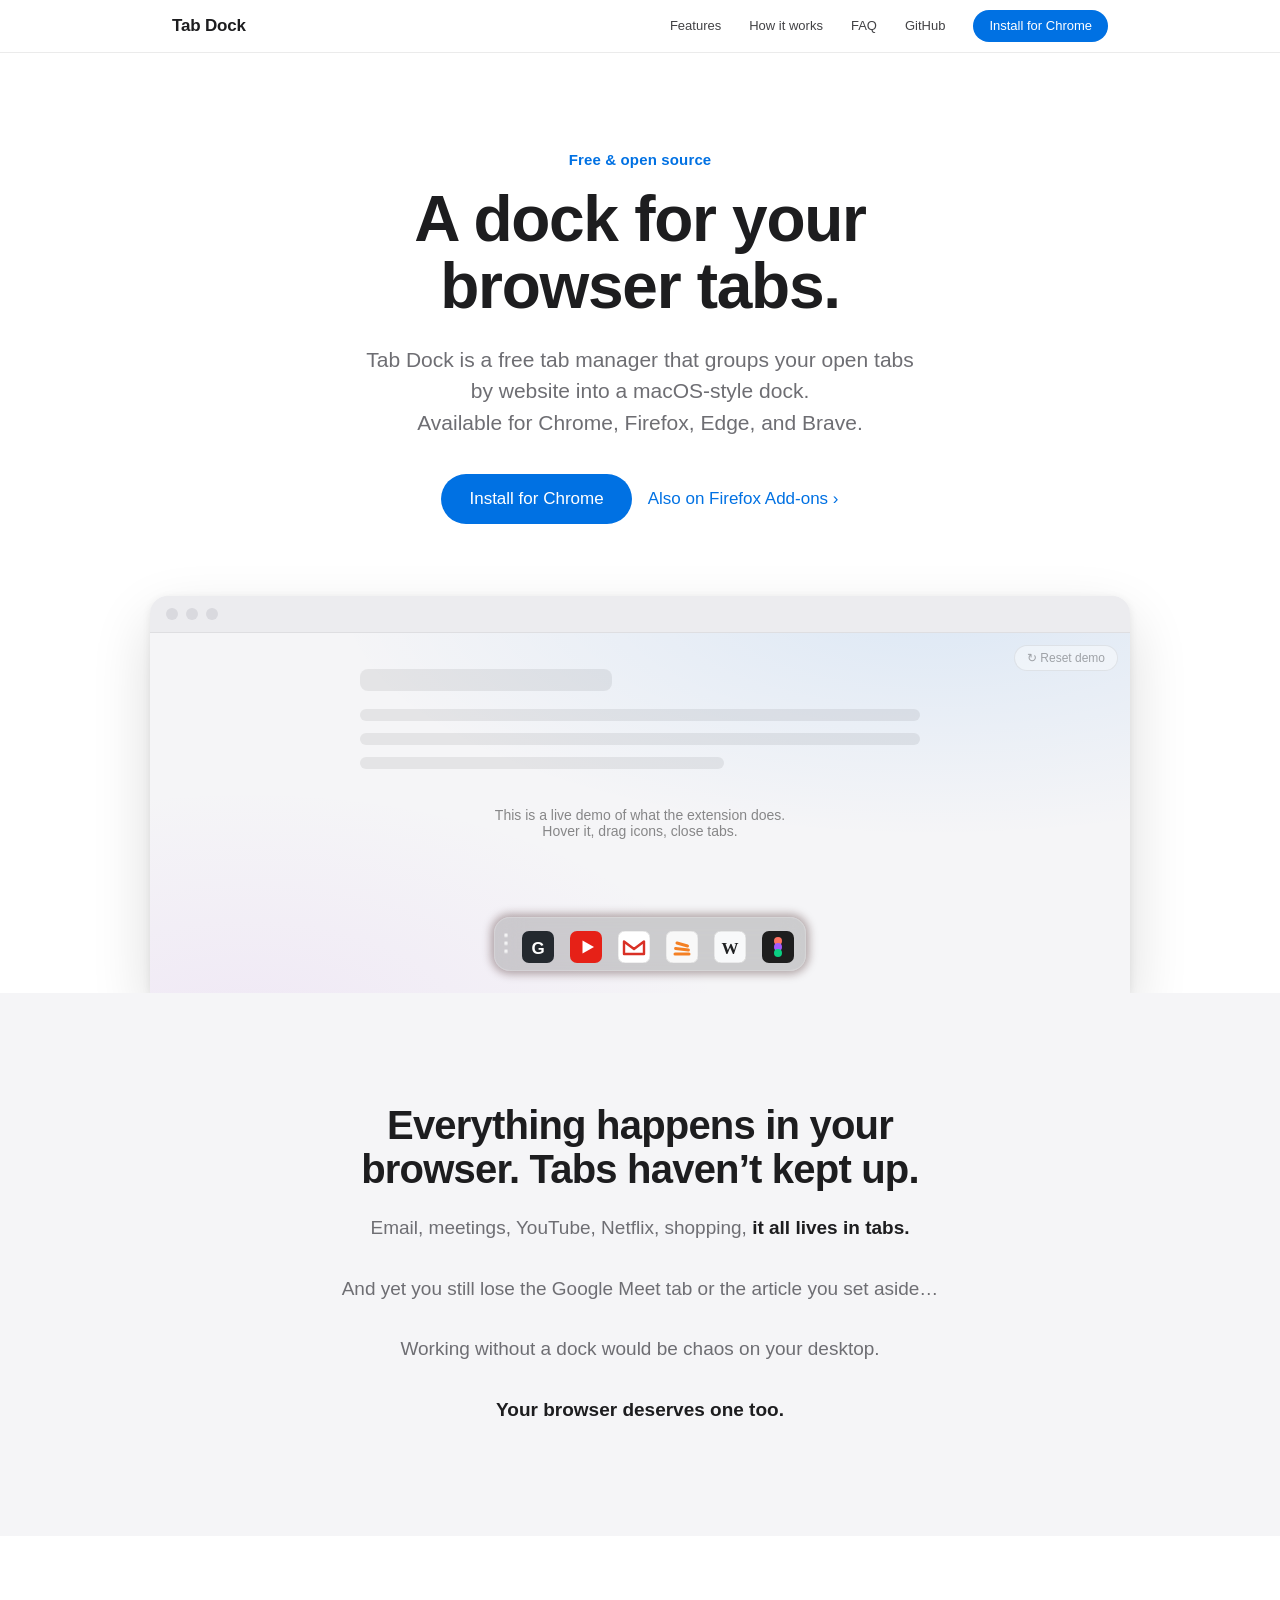
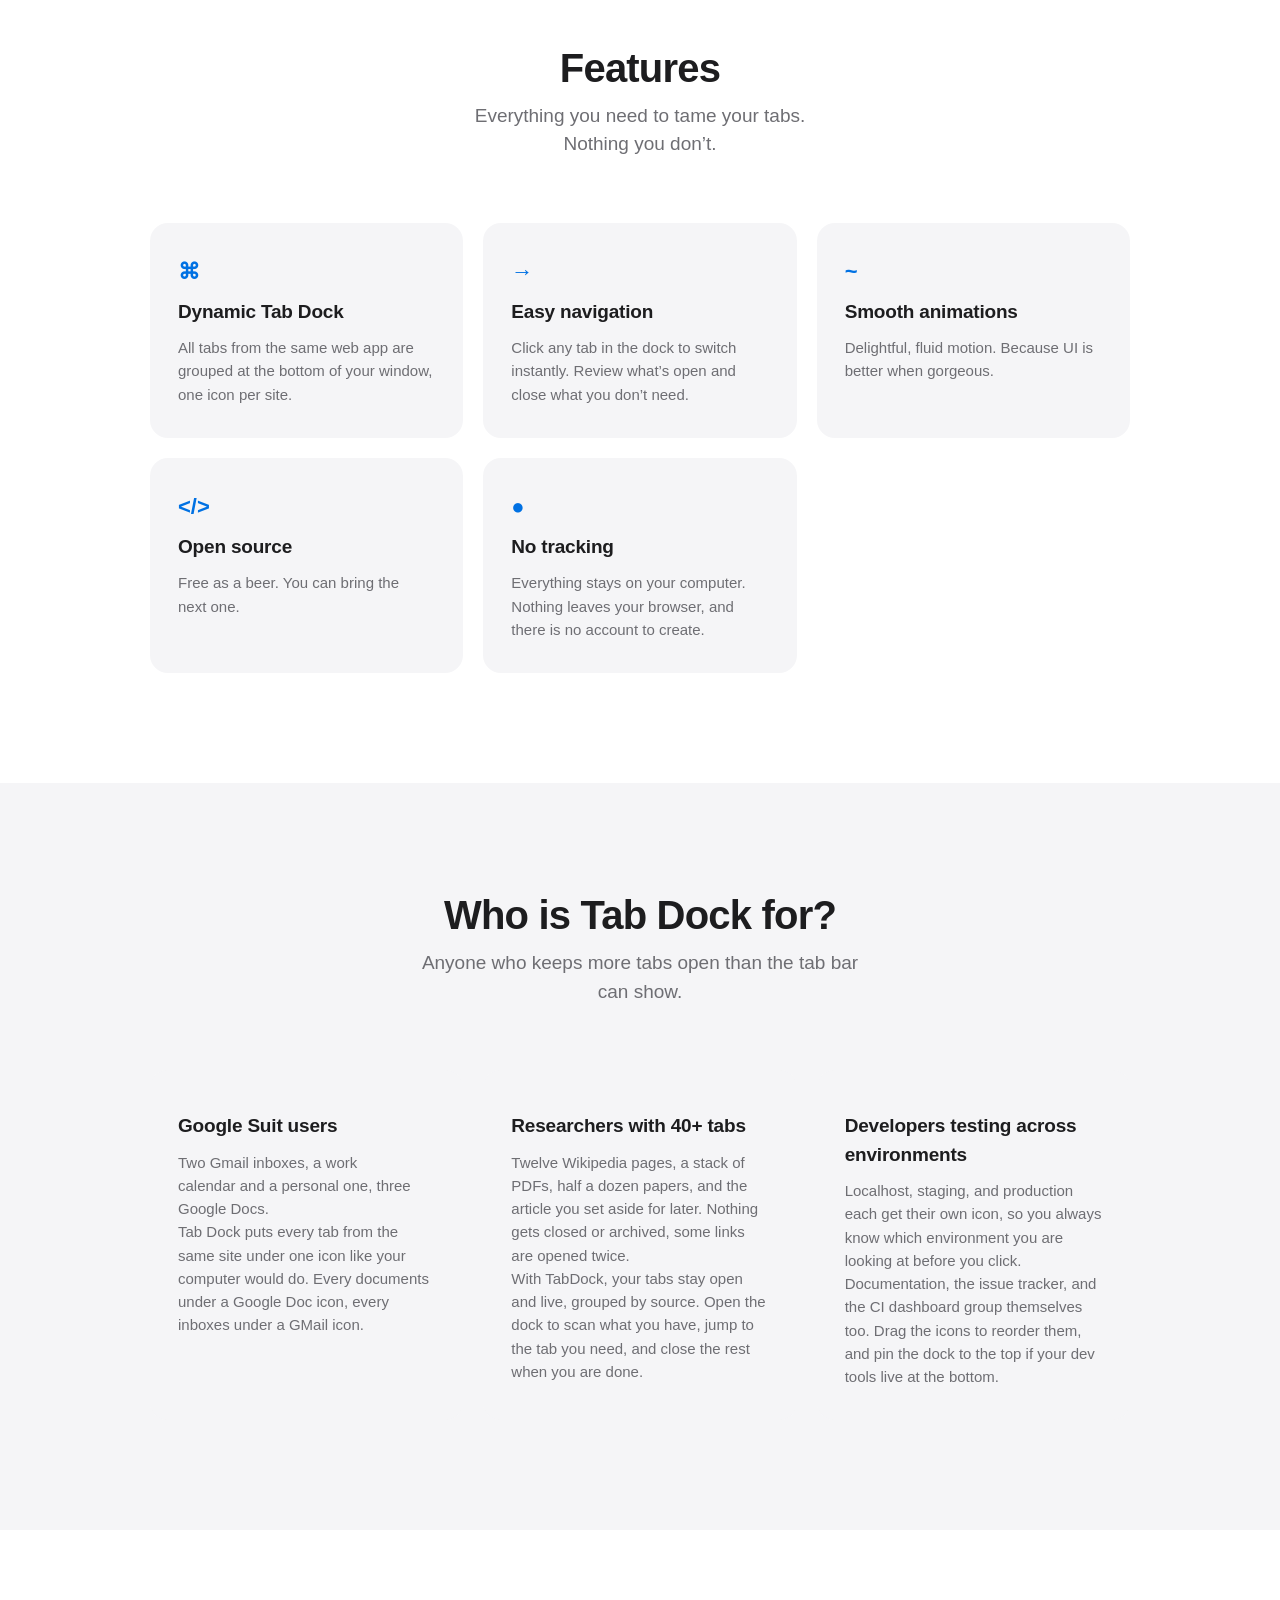
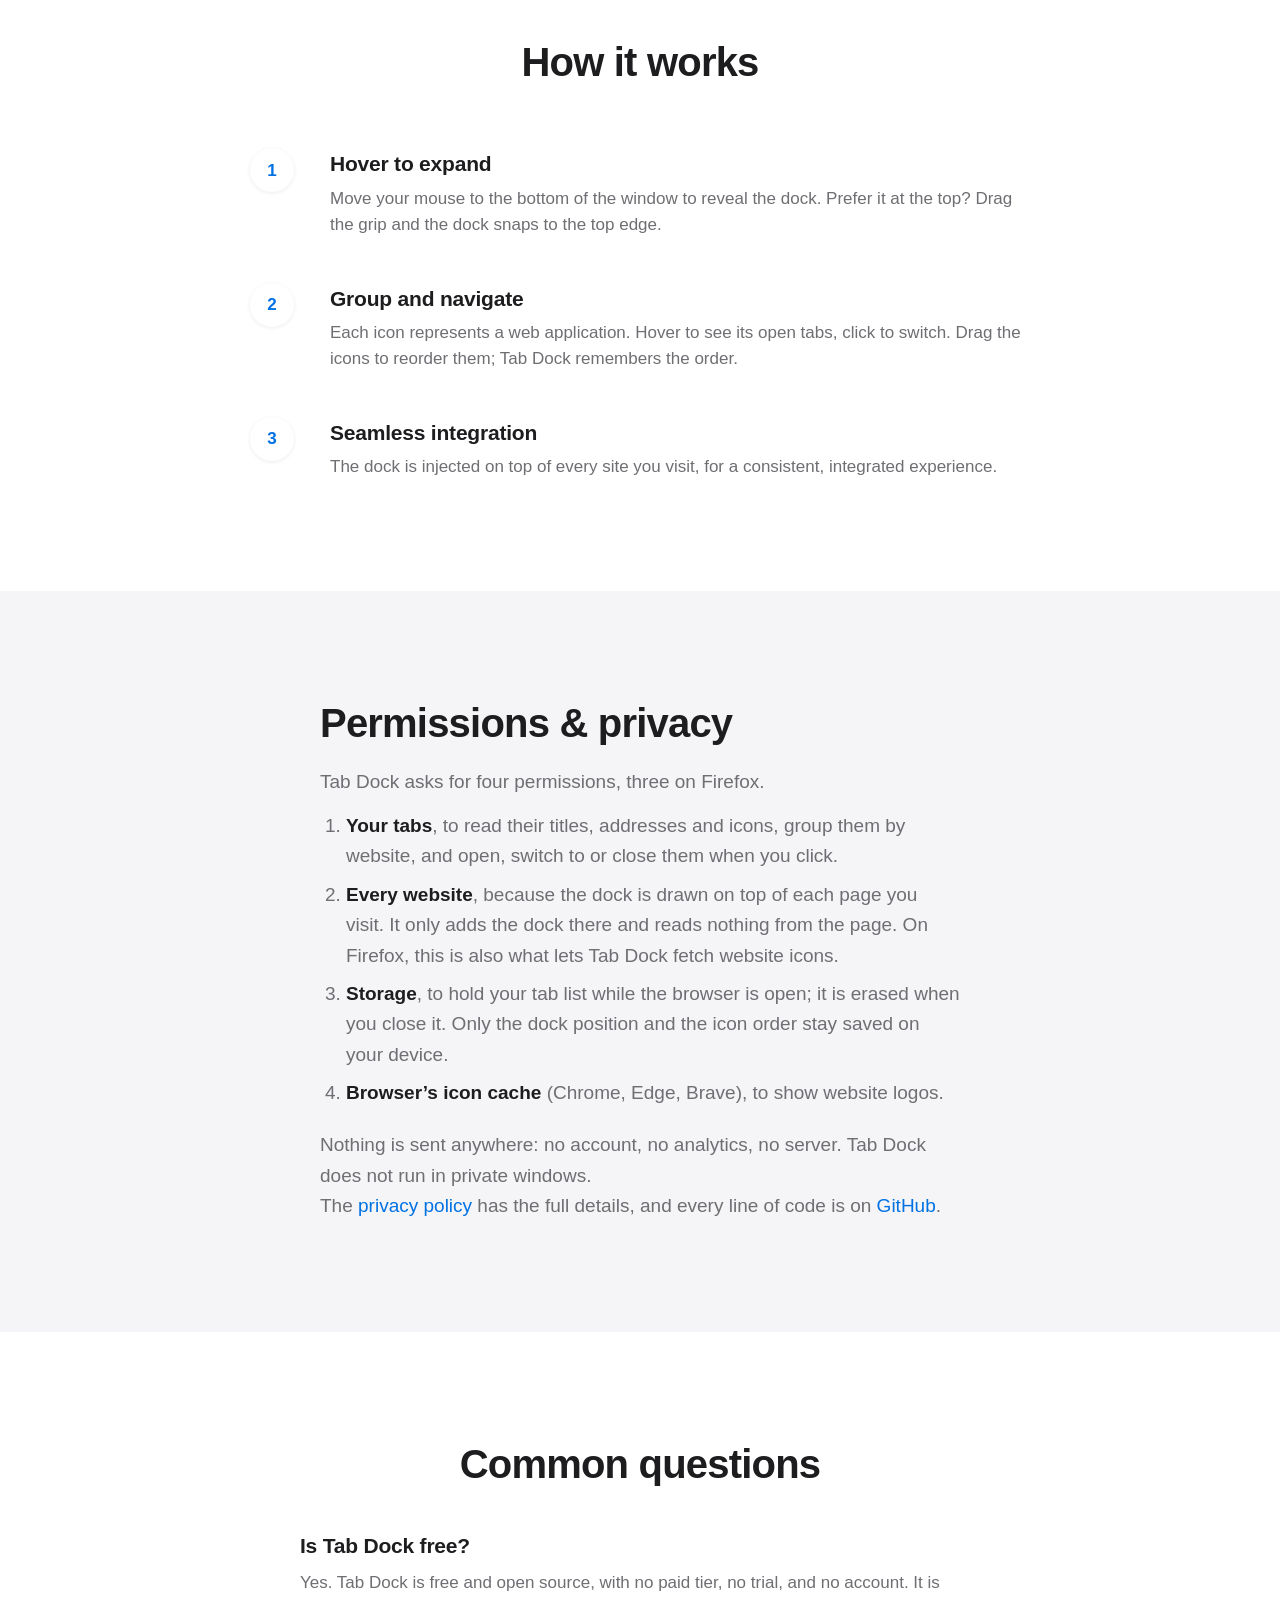
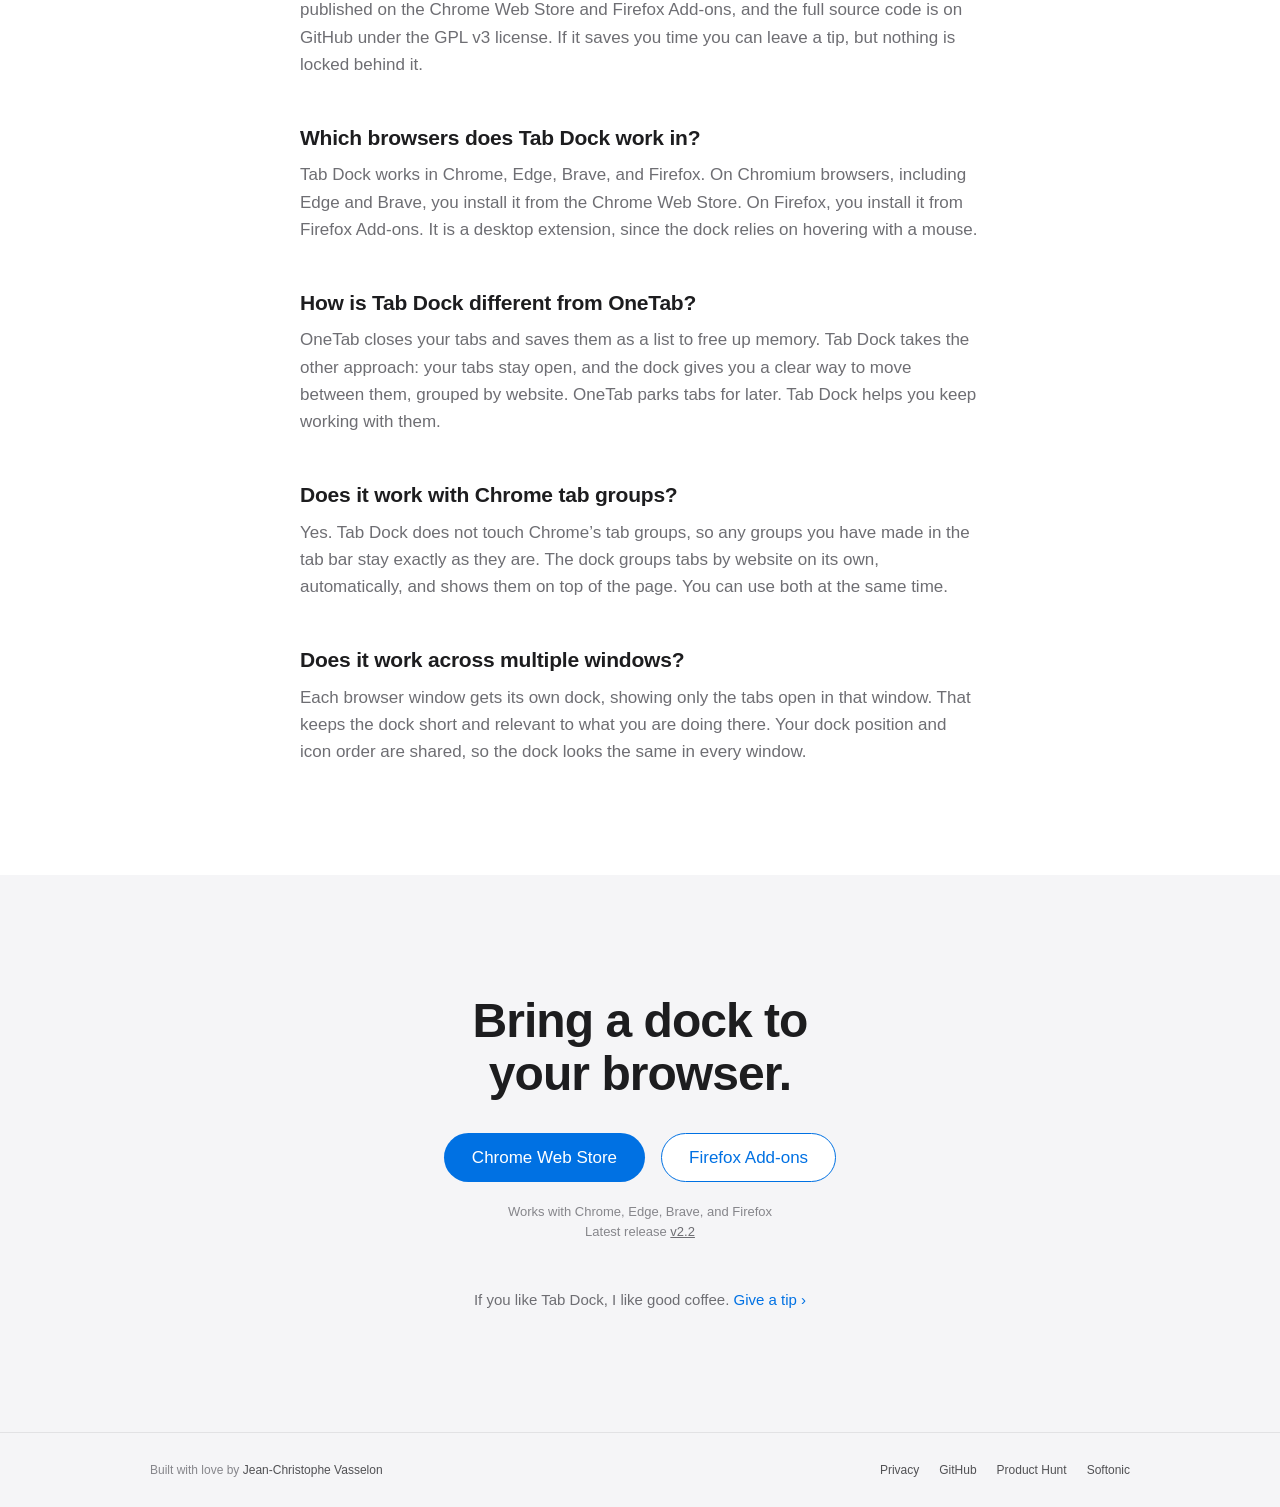
<file: index.html>
<!DOCTYPE html>
<html lang="en">

<head>
    <meta charset="UTF-8">
    <meta name="viewport" content="width=device-width, initial-scale=1.0">
    <title>Tab Dock – Free Tab Manager Extension (Chrome, Firefox, Edge)</title>
    <link rel="canonical" href="https://tabdock.org/">

    <!-- Favicon settings -->
    <link rel="icon" href="favicon.ico" sizes="48x48">
    <link rel="icon" type="image/png" sizes="48x48" href="img/favicon-48x48.png">
    <link rel="icon" type="image/png" sizes="32x32" href="img/favicon-32x32.png">
    <link rel="icon" type="image/png" sizes="16x16" href="img/favicon-16x16.png">
    <link rel="apple-touch-icon" sizes="180x180" href="img/apple-touch-icon.png">
    <link rel="manifest" href="site.webmanifest">

    <!-- Primary Meta Tags -->
    <meta name="title" content="Tab Dock – Free Tab Manager Extension (Chrome, Firefox, Edge)">
    <meta name="description"
        content="Tab Dock is a free, open-source extension that groups your open tabs into a macOS-style dock by website. Works in Chrome, Firefox, Edge &amp; Brave.">
    <meta name="author" content="Jean-Christophe VASSELON">

    <!-- Open Graph / Facebook -->
    <meta property="og:type" content="website">
    <meta property="og:url" content="https://tabdock.org/">
    <meta property="og:title" content="Tab Dock – Free Tab Manager Extension (Chrome, Firefox, Edge)">
    <meta property="og:description"
        content="Tab Dock is a free, open-source extension that groups your open tabs into a macOS-style dock by website. Works in Chrome, Firefox, Edge &amp; Brave.">
    <meta property="og:image" content="https://tabdock.org/img/social-preview.png">

    <!-- Twitter -->
    <meta name="twitter:card" content="summary_large_image">
    <meta name="twitter:url" content="https://tabdock.org/">
    <meta name="twitter:title" content="Tab Dock – Free Tab Manager Extension (Chrome, Firefox, Edge)">
    <meta name="twitter:description"
        content="Tab Dock is a free, open-source extension that groups your open tabs into a macOS-style dock by website. Works in Chrome, Firefox, Edge &amp; Brave.">
    <meta name="twitter:image" content="https://tabdock.org/img/social-preview.png">
    <meta name="twitter:creator" content="@jcvasselon">

    <link rel="stylesheet" href="styles.css">

    <script type="application/ld+json">
    {
      "@context": "https://schema.org",
      "@graph": [
        {
          "@type": "Person",
          "@id": "https://tabdock.org/#author",
          "name": "Jean-Christophe VASSELON",
          "url": "https://www.linkedin.com/in/jvasselon/",
          "sameAs": [
            "https://www.linkedin.com/in/jvasselon/",
            "https://github.com/JC144"
          ]
        },
        {
          "@type": "WebSite",
          "@id": "https://tabdock.org/#website",
          "url": "https://tabdock.org/",
          "name": "Tab Dock",
          "description": "Tab Dock is a free, open-source browser extension that groups your open tabs by website into a macOS-style dock, available for Chrome, Firefox, Edge, and Brave.",
          "publisher": { "@id": "https://tabdock.org/#author" },
          "inLanguage": "en"
        },
        {
          "@type": "WebPage",
          "@id": "https://tabdock.org/#webpage",
          "url": "https://tabdock.org/",
          "name": "Tab Dock – Free Tab Manager Extension (Chrome, Firefox, Edge)",
          "description": "Tab Dock is a free, open-source browser extension that groups your open tabs by website into a macOS-style dock, available for Chrome, Firefox, Edge, and Brave.",
          "isPartOf": { "@id": "https://tabdock.org/#website" },
          "about": { "@id": "https://tabdock.org/#software" },
          "primaryImageOfPage": {
            "@type": "ImageObject",
            "url": "https://tabdock.org/img/social-preview.png"
          },
          "dateModified": "2026-10-02",
          "inLanguage": "en"
        },
        {
          "@type": "SoftwareApplication",
          "@id": "https://tabdock.org/#software",
          "name": "Tab Dock",
          "description": "Tab Dock is a free, open-source browser extension that groups your open tabs by website into a macOS-style dock at the bottom of the window, so you can navigate, find, and close tabs instantly. No tracking, everything stays on your computer.",
          "url": "https://tabdock.org/",
          "image": "https://tabdock.org/img/social-preview.png",
          "applicationCategory": "BrowserApplication",
          "applicationSubCategory": "Tab Manager",
          "operatingSystem": "Chrome, Firefox, Edge, Brave",
          "browserRequirements": "Requires a Chromium-based browser (Chrome, Edge, Brave) or Firefox",
          "author": { "@id": "https://tabdock.org/#author" },
          "creator": { "@id": "https://tabdock.org/#author" },
          "offers": {
            "@type": "Offer",
            "price": "0",
            "priceCurrency": "USD"
          },
          "installUrl": [
            "https://chromewebstore.google.com/detail/tab-dock/oahhjigfompaplkgjcpjccklggmamepc",
            "https://addons.mozilla.org/en-US/firefox/addon/tab-dock/"
          ],
          "downloadUrl": [
            "https://chromewebstore.google.com/detail/tab-dock/oahhjigfompaplkgjcpjccklggmamepc",
            "https://addons.mozilla.org/en-US/firefox/addon/tab-dock/"
          ],
          "sameAs": [
            "https://github.com/JC144/TabDockExtension",
            "https://chromewebstore.google.com/detail/tab-dock/oahhjigfompaplkgjcpjccklggmamepc",
            "https://addons.mozilla.org/en-US/firefox/addon/tab-dock/"
          ],
          "isAccessibleForFree": true
        }
      ]
    }
    </script>
</head>

<body>
    <nav class="nav">
        <div class="nav-inner">
            <a href="/" class="nav-logo">Tab Dock</a>
            <div class="nav-links">
                <a href="#features" class="nav-link">Features</a>
                <a href="#how" class="nav-link">How it works</a>
                <a href="#faq" class="nav-link">FAQ</a>
                <a href="https://github.com/JC144/TabDockExtension" class="nav-link" target="_blank"
                    rel="noopener">GitHub</a>
                <a id="installButton_header" class="btn-primary btn-nav"
                    href="https://chromewebstore.google.com/detail/tab-dock/oahhjigfompaplkgjcpjccklggmamepc"
                    target="_blank" rel="noopener">Get Tab Dock</a>
            </div>
        </div>
    </nav>

    <header class="hero">
        <p class="hero-eyebrow">Free &amp; open source</p>
        <h1>A dock for your browser tabs.</h1>
        <p class="hero-subtitle">Tab Dock is a free tab manager that groups your open tabs by website into a
            macOS-style dock.
            <br/>Available for Chrome, Firefox, Edge, and Brave.</p>
        <div class="hero-actions">
            <a id="installButton_bottom" class="btn-primary"
                href="https://chromewebstore.google.com/detail/tab-dock/oahhjigfompaplkgjcpjccklggmamepc"
                target="_blank" rel="noopener">Get Tab Dock</a>
            <a id="storeLink_hero" class="text-link" href="https://addons.mozilla.org/en-US/firefox/addon/tab-dock/"
                target="_blank" rel="noopener">Firefox Add-ons &rsaquo;</a>
        </div>
        <div class="browser-frame">
            <div class="browser-bar">
                <span class="browser-dot"></span>
                <span class="browser-dot"></span>
                <span class="browser-dot"></span>
            </div>
            <iframe class="demo-frame" src="demo/index.html" title="Interactive Tab Dock demo"
                loading="eager"></iframe>
            <video class="demo-fallback" loop muted playsinline preload="none" width="800" height="240">
                <source src="img/Dock.webm" type="video/webm">
                <source src="img/Dock.mp4" type="video/mp4">
            </video>
        </div>
    </header>

    <main>
        <section id="overview" class="section section-alt narrative">
            <div class="narrative-inner">
                <h2>Everything happens in your browser. Tabs haven&rsquo;t kept up.</h2>
                <p>Email, meetings, YouTube, Netflix, shopping, <strong>it all lives in tabs.</strong>
                    <br/><br/>
                    And yet you still lose the Google&nbsp;Meet tab or the article you set aside…
                    <br/><br/>
                    Working without a dock would be chaos on your desktop.
                    <br/><br/>
                    <strong>Your browser deserves one too.</strong></p>
            </div>
        </section>

        <section id="features" class="section">
            <div class="section-inner">
                <h2>Features</h2>
                <p class="section-subtitle">Everything you need to tame your tabs.
                    <br/>
                    Nothing you don&rsquo;t.</p>
                <div class="feature-grid">
                    <div class="feature-card">
                        <div class="feature-glyph">&#8984;</div>
                        <h3>Dynamic Tab Dock</h3>
                        <p>All tabs from the same web app are grouped at the bottom of your window, one icon per site.
                        </p>
                    </div>
                    <div class="feature-card">
                        <div class="feature-glyph">&rarr;</div>
                        <h3>Easy navigation</h3>
                        <p>Click any tab in the dock to switch instantly. Review what&rsquo;s open and close what you
                            don&rsquo;t need.</p>
                    </div>
                    <div class="feature-card">
                        <div class="feature-glyph">~</div>
                        <h3>Smooth animations</h3>
                        <p>Delightful, fluid motion. Because UI is better when gorgeous.</p>
                    </div>
                    <div class="feature-card">
                        <div class="feature-glyph">&lt;/&gt;</div>
                        <h3>Open source</h3>
                        <p>Free as a beer. You can bring the next one.</p>
                    </div>
                    <div class="feature-card">
                        <div class="feature-glyph">&#9679;</div>
                        <h3>No tracking</h3>
                        <p>Everything stays on your computer. Nothing leaves your browser, and there is no account to
                            create.</p>
                    </div>
                </div>
            </div>
        </section>

        <section id="use-cases" class="section section-alt">
            <div class="section-inner">
                <h2>Who is Tab Dock for?</h2>
                <p class="section-subtitle">Anyone who keeps more tabs open than the tab bar can show.</p>
                <div class="feature-grid">
                    <div class="feature-card">
                        <h3>Google Suit users</h3>
                        <p>Two Gmail inboxes, a work calendar and a personal one, three Google Docs.<br/>
                            Tab Dock puts
                            every tab from the same site under one icon like your computer would do. Every documents under a Google Doc icon, every inboxes under a GMail icon.</p>
                    </div>
                    <div class="feature-card">
                        <h3>Researchers with 40+ tabs</h3>
                        <p>Twelve Wikipedia pages, a stack of PDFs, half a dozen papers, and the article you set aside
                            for later. Nothing gets closed or archived, some links are opened twice.<br/>
                            With TabDock, your tabs stay open and live, grouped by
                            source. Open the dock to scan what you have, jump to the tab you need, and close the rest
                            when you are done.</p>
                    </div>
                    <div class="feature-card">
                        <h3>Developers testing across environments</h3>
                        <p>Localhost, staging, and production each get their own icon, so you always know which
                            environment you are looking at before you click. Documentation, the issue tracker, and
                            the CI dashboard group themselves too. Drag the icons to reorder them, and pin the dock
                            to the top if your dev tools live at the bottom.</p>
                    </div>
                </div>
            </div>
        </section>

        <section id="how" class="section">
            <div class="steps-inner">
                <h2>How it works</h2>
                <div class="steps">
                    <div class="step">
                        <div class="step-number">1</div>
                        <div class="step-body">
                            <h3>Hover to expand</h3>
                            <p>Move your mouse to the bottom of the window to reveal the dock. Prefer it at the top?
                                Drag the grip and the dock snaps to the top edge.</p>
                        </div>
                    </div>
                    <div class="step">
                        <div class="step-number">2</div>
                        <div class="step-body">
                            <h3>Group and navigate</h3>
                            <p>Each icon represents a web application. Hover to see its open tabs, click to switch.
                                Drag the icons to reorder them; Tab Dock remembers the order.</p>
                        </div>
                    </div>
                    <div class="step">
                        <div class="step-number">3</div>
                        <div class="step-body">
                            <h3>Seamless integration</h3>
                            <p>The dock is injected on top of every site you visit, for a consistent, integrated experience.
                            </p>
                        </div>
                    </div>
                </div>
            </div>
        </section>

        <section id="privacy" class="section section-alt narrative">
            <div class="narrative-inner narrative-left">
                <h2>Permissions &amp; privacy</h2>
                <p>Tab Dock asks for four permissions, three on Firefox.</p>
                <ol>
                    <li><strong>Your tabs</strong>, to read their titles, addresses and icons, group them by website, and open, switch to or close them when you click.</li>
                    <li><strong>Every website</strong>, because the dock is drawn on top of each page you visit. It only adds the dock there and reads nothing from the page. On Firefox, this is also what lets Tab Dock fetch website icons.</li>
                    <li><strong>Storage</strong>, to hold your tab list while the browser is open; it is erased when you close it. Only the dock position and the icon order stay saved on your device.</li>
                    <li><strong>Browser&rsquo;s icon cache</strong> (Chrome, Edge, Brave), to show website logos.</li>
                </ol>
                <p>Nothing is sent anywhere: no account, no analytics, no server. Tab Dock does not run in
                    private windows.<br/>
                The <a href="/privacy">privacy policy</a> has the full details, and every line of code is on
                    <a href="https://github.com/JC144/TabDockExtension" target="_blank" rel="noopener">GitHub</a>.</p>
            </div>
        </section>

        <section id="faq" class="section">
            <div class="qa-inner">
                <h2>Common questions</h2>

                <h3>Is Tab Dock free?</h3>
                <p>Yes. Tab Dock is free and open source, with no paid tier, no trial, and no account. It is
                    published on the Chrome Web Store and Firefox Add-ons, and the full source code is on GitHub
                    under the GPL&nbsp;v3 license. If it saves you time you can leave a tip, but nothing is locked
                    behind it.</p>

                <h3>Which browsers does Tab Dock work in?</h3>
                <p>Tab Dock works in Chrome, Edge, Brave, and Firefox. On Chromium browsers, including Edge and
                    Brave, you install it from the Chrome Web Store. On Firefox, you install it from Firefox
                    Add-ons. It is a desktop extension, since the dock relies on hovering with a mouse.</p>

                <h3>How is Tab Dock different from OneTab?</h3>
                <p>OneTab closes your tabs and saves them as a list to free up memory. Tab Dock takes the other
                    approach: your tabs stay open, and the dock gives you a clear way to move between them, grouped
                    by website. OneTab parks tabs for later. Tab Dock helps you keep working with them.</p>

                <h3>Does it work with Chrome tab groups?</h3>
                <p>Yes. Tab Dock does not touch Chrome&rsquo;s tab groups, so any groups you have made in the tab
                    bar stay exactly as they are. The dock groups tabs by website on its own, automatically, and
                    shows them on top of the page. You can use both at the same time.</p>

                <h3>Does it work across multiple windows?</h3>
                <p>Each browser window gets its own dock, showing only the tabs open in that window. That keeps the
                    dock short and relevant to what you are doing there. Your dock position and icon order are
                    shared, so the dock looks the same in every window.</p>
            </div>
        </section>

        <section id="get-started" class="section section-alt cta">
            <h2>Bring a dock to your browser.</h2>
            <div class="cta-actions">
                <a id="storeButton_primary" class="btn-primary"
                    href="https://chromewebstore.google.com/detail/tab-dock/oahhjigfompaplkgjcpjccklggmamepc"
                    target="_blank" rel="noopener">Chrome Web Store</a>
                <a id="storeButton_secondary" class="btn-secondary"
                    href="https://addons.mozilla.org/en-US/firefox/addon/tab-dock/"
                    target="_blank" rel="noopener">Firefox Add-ons</a>
            </div>
            <p class="fine-print" id="version-info">Works with Chrome, Edge, Brave, and Firefox<br/>Latest release
                <a href="https://github.com/JC144/TabDockExtension/releases" target="_blank" rel="noopener">v2.2</a>
            </p>
            <p class="tip-line">If you like Tab Dock, I like good coffee. <a
                    href="https://www.paypal.com/donate/?hosted_button_id=XC7MKUJ7V94QY" target="_blank"
                    rel="noopener">Give a tip &rsaquo;</a></p>
        </section>
    </main>

    <footer class="footer">
        <div class="footer-inner">
            <span>Built with love by <a href="https://www.linkedin.com/in/jvasselon/" target="_blank"
                    rel="noopener">Jean-Christophe Vasselon</a></span>
            <div class="footer-links">
                <a href="/privacy">Privacy</a>
                <a href="https://github.com/JC144/TabDockExtension" target="_blank" rel="noopener">GitHub</a>
                <a href="https://www.producthunt.com/products/tab-dock" target="_blank" rel="noopener">Product Hunt</a>
                <a href="https://tab-dock.en.softonic.com/chrome/extension" target="_blank"
                    rel="noopener">Softonic</a>
            </div>
        </div>
    </footer>

    <script>
        document.addEventListener('DOMContentLoaded', function () {
            const installButton1 = document.getElementById('installButton_header');
            const installButton2 = document.getElementById('installButton_bottom');

            // The demo video only shows where the interactive demo is hidden
            // (small/touch screens, cf. the .demo-fallback media query); play it
            // there only so desktop never downloads it.
            const fallbackVideo = document.querySelector('.demo-fallback');
            const wantsFallback = window.matchMedia('(max-width: 720px), (hover: none)');
            function syncFallbackVideo() {
                if (wantsFallback.matches) {
                    fallbackVideo.play().catch(function () { });
                } else {
                    fallbackVideo.pause();
                }
            }
            syncFallbackVideo();
            wantsFallback.addEventListener('change', syncFallbackVideo);

            function getBrowser() {
                const userAgent = navigator.userAgent;
                if (userAgent.includes("Firefox")) return "Firefox";
                if (userAgent.includes("Edg")) return "Edge";
                if (userAgent.includes("Chrome")) {
                    if (userAgent.includes("Brave")) return "Brave";
                    return "Chrome";
                }
                return "Unsupported";
            }

            function getStoreURL(browser) {
                switch (browser) {
                    case "Firefox":
                        return "https://addons.mozilla.org/en-US/firefox/addon/tab-dock/";
                    case "Chrome":
                    case "Brave":
                    case "Edge":
                        return "https://chromewebstore.google.com/detail/tab-dock/oahhjigfompaplkgjcpjccklggmamepc";
                    default:
                        return "#";
                }
            }

            function setInstallButton(browser, storeURL, link) {
                if (browser === "Unsupported") {
                    return; // keep the default crawlable Chrome Web Store link
                }
                link.textContent = `Install for ${browser}`;
                link.href = storeURL;
            }

            const stores = {
                Chrome: {
                    label: "Chrome Web Store",
                    url: "https://chromewebstore.google.com/detail/tab-dock/oahhjigfompaplkgjcpjccklggmamepc"
                },
                Firefox: {
                    label: "Firefox Add-ons",
                    url: "https://addons.mozilla.org/en-US/firefox/addon/tab-dock/"
                }
            };

            function setStoreLinks(browser) {
                if (browser === "Unsupported") {
                    return; // keep the default crawlable links
                }
                const currentStore = browser === "Firefox" ? stores.Firefox : stores.Chrome;
                const otherStore = browser === "Firefox" ? stores.Chrome : stores.Firefox;

                const heroLink = document.getElementById('storeLink_hero');
                heroLink.href = otherStore.url;
                heroLink.textContent = `Also on ${otherStore.label} ›`;

                const ctaPrimary = document.getElementById('storeButton_primary');
                ctaPrimary.href = currentStore.url;
                ctaPrimary.textContent = currentStore.label;

                const ctaSecondary = document.getElementById('storeButton_secondary');
                ctaSecondary.href = otherStore.url;
                ctaSecondary.textContent = otherStore.label;
            }

            const browser = getBrowser();
            const storeURL = getStoreURL(browser);
            setInstallButton(browser, storeURL, installButton1);
            setInstallButton(browser, storeURL, installButton2);
            setStoreLinks(browser);

            fetch('https://api.github.com/repos/JC144/TabDockExtension/releases/latest')
                .then(response => response.ok ? response.json() : Promise.reject())
                .then(release => {
                    const link = document.querySelector('#version-info a');
                    const date = new Date(release.published_at)
                        .toLocaleDateString('en-US', { year: 'numeric', month: 'long' });
                    link.textContent = `${release.tag_name} · ${date}`;
                })
                .catch(() => { /* keep the static baseline */ });
        });
    </script>
</body>

</html>
</file>
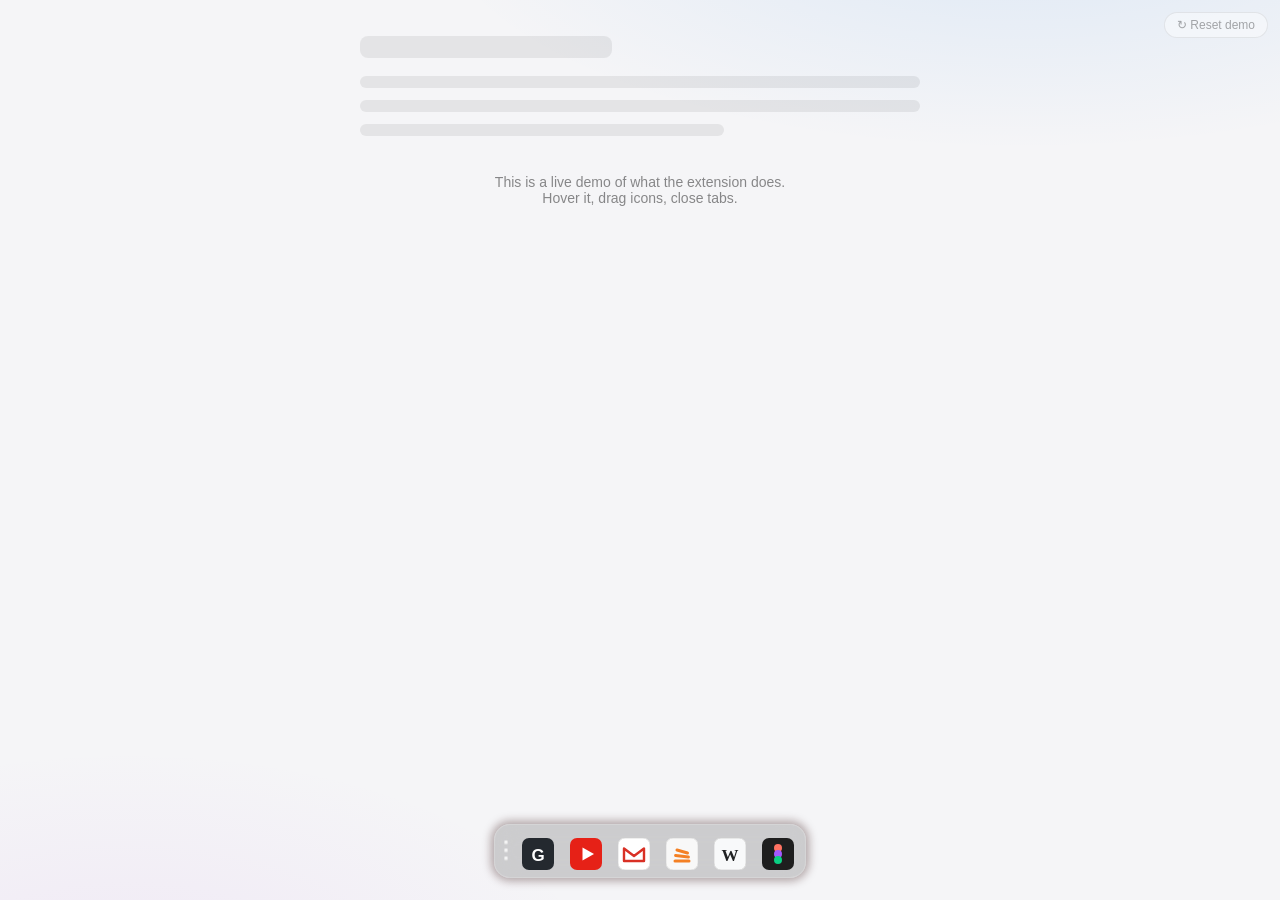
<file: demo/index.html>
<!DOCTYPE html>
<html lang="en">

<head>
    <meta charset="utf-8">
    <meta name="viewport" content="width=device-width, initial-scale=1">
    <meta name="robots" content="noindex">
    <title>Tab Dock interactive demo</title>
    <!-- Light-DOM rules for #dock / #dock-trash: in the extension this sheet is
         injected by the manifest; here the <link> plays that role. The shadow
         root fetches its own copy (Dock.js). -->
    <link rel="stylesheet" href="dock-styles.css">
    <link rel="stylesheet" href="demo.css">
</head>

<body>
    <main class="fake-page">
        <div class="fake-content">
            <div class="skeleton skeleton-title"></div>
            <div class="skeleton skeleton-line"></div>
            <div class="skeleton skeleton-line"></div>
            <div class="skeleton skeleton-line short"></div>
        </div>
        <p class="demo-hint">This is a live demo of what the extension does.
            <br/>
            Hover it, drag icons, close tabs.</p>
    </main>
    <button id="demo-reset" type="button" title="Restore the demo tabs">&#8635; Reset demo</button>
    <script type="module" src="demo.js"></script>
</body>

</html>
</file>
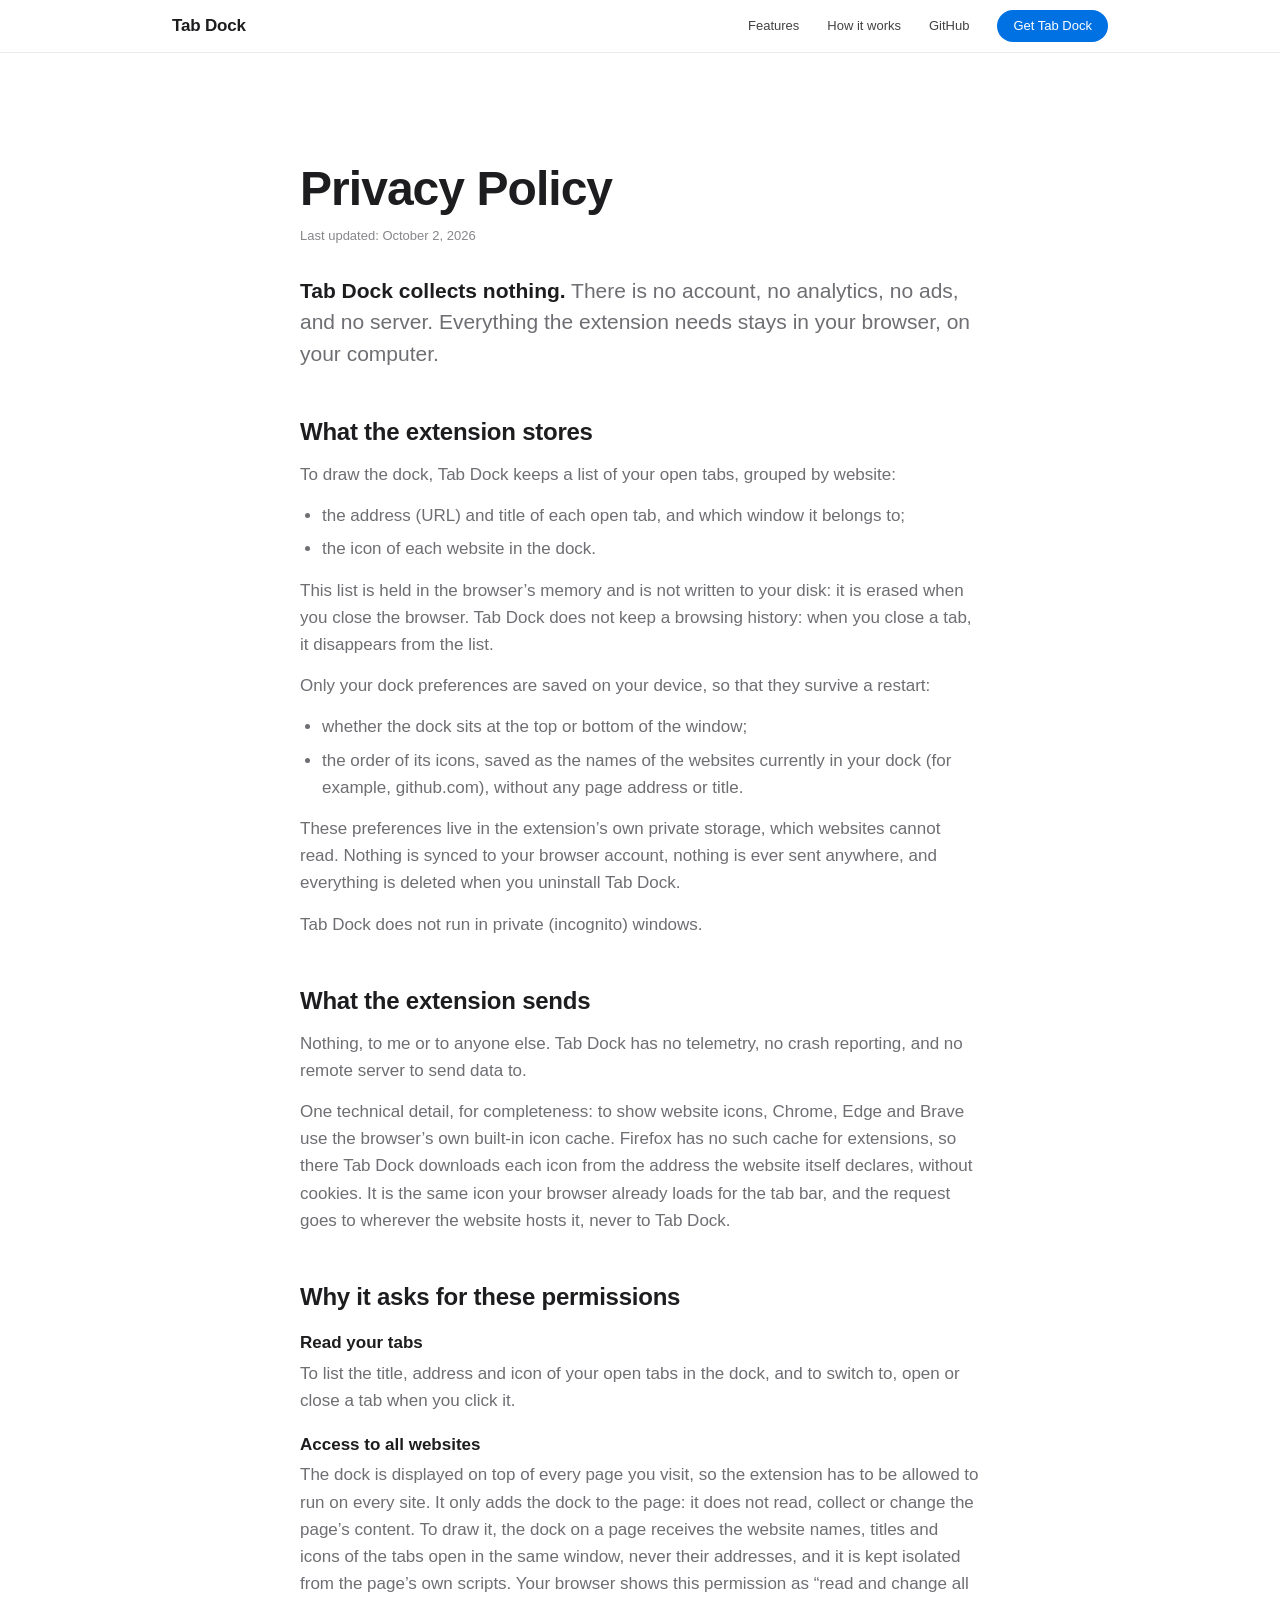
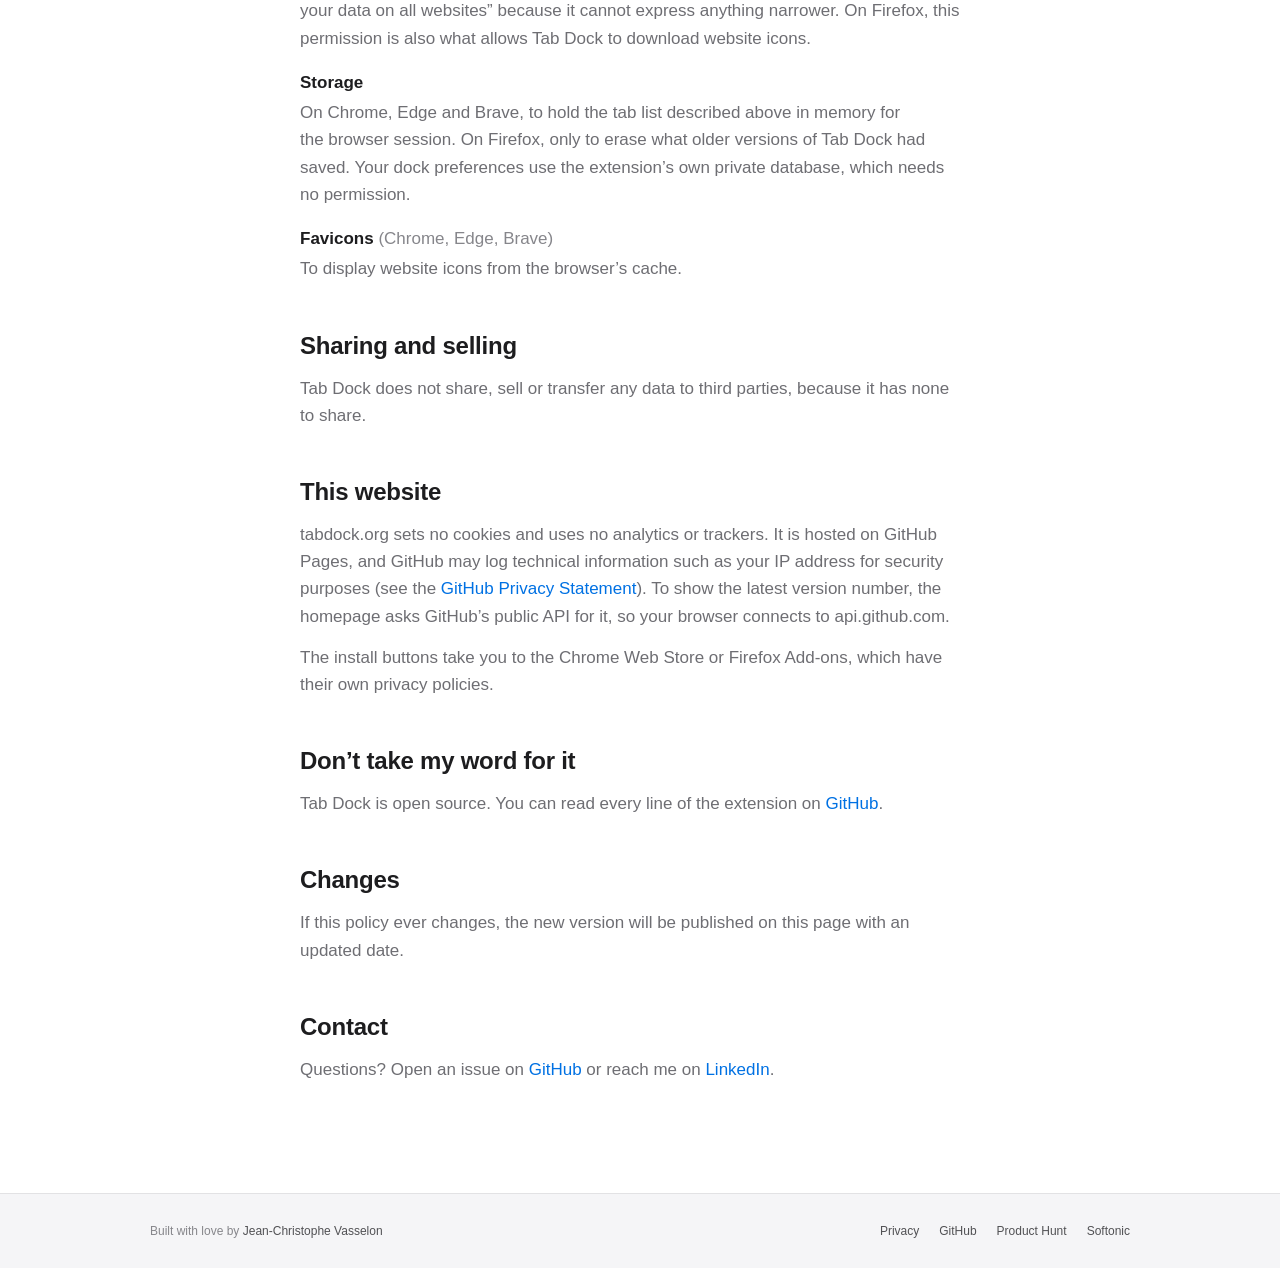
<file: privacy.html>
<!DOCTYPE html>
<html lang="en">

<head>
    <meta charset="UTF-8">
    <meta name="viewport" content="width=device-width, initial-scale=1.0">
    <title>Privacy Policy – Tab Dock</title>
    <link rel="canonical" href="https://tabdock.org/privacy">

    <!-- Favicon settings -->
    <link rel="icon" href="favicon.ico" sizes="48x48">
    <link rel="icon" type="image/png" sizes="48x48" href="img/favicon-48x48.png">
    <link rel="icon" type="image/png" sizes="32x32" href="img/favicon-32x32.png">
    <link rel="icon" type="image/png" sizes="16x16" href="img/favicon-16x16.png">
    <link rel="apple-touch-icon" sizes="180x180" href="img/apple-touch-icon.png">
    <link rel="manifest" href="site.webmanifest">

    <!-- Primary Meta Tags -->
    <meta name="description"
        content="Tab Dock collects nothing. No account, no analytics, no servers: your tab list stays in your browser, on your computer. Here is exactly what the extension stores and why it needs its permissions.">
    <meta name="author" content="Jean-Christophe VASSELON">

    <!-- Open Graph / Facebook -->
    <meta property="og:type" content="website">
    <meta property="og:url" content="https://tabdock.org/privacy">
    <meta property="og:title" content="Privacy Policy – Tab Dock">
    <meta property="og:description"
        content="Tab Dock collects nothing. Everything stays in your browser, on your computer.">
    <meta property="og:image" content="https://tabdock.org/img/social-preview.png">

    <link rel="stylesheet" href="styles.css">

    <script type="application/ld+json">
    {
      "@context": "https://schema.org",
      "@type": "WebPage",
      "@id": "https://tabdock.org/privacy#webpage",
      "url": "https://tabdock.org/privacy",
      "name": "Privacy Policy – Tab Dock",
      "description": "Tab Dock collects nothing. Everything stays in your browser, on your computer.",
      "isPartOf": { "@id": "https://tabdock.org/#website" },
      "about": { "@id": "https://tabdock.org/#software" },
      "dateModified": "2026-10-03",
      "inLanguage": "en"
    }
    </script>
</head>

<body>
    <nav class="nav">
        <div class="nav-inner">
            <a href="/" class="nav-logo">Tab Dock</a>
            <div class="nav-links">
                <a href="/#features" class="nav-link">Features</a>
                <a href="/#how" class="nav-link">How it works</a>
                <a href="https://github.com/JC144/TabDockExtension" class="nav-link" target="_blank"
                    rel="noopener">GitHub</a>
                <a class="btn-primary btn-nav" href="/#get-started">Get Tab Dock</a>
            </div>
        </div>
    </nav>

    <main class="section">
        <article class="prose">
            <h1>Privacy Policy</h1>
            <p class="prose-meta">Last updated: October 2, 2026</p>

            <p class="prose-lead"><strong>Tab Dock collects nothing.</strong> There is no account, no analytics,
                no ads, and no server. Everything the extension needs stays in your browser, on your computer.</p>

            <h2>What the extension stores</h2>
            <p>To draw the dock, Tab Dock keeps a list of your open tabs, grouped by website:</p>
            <ul>
                <li>the address (URL) and title of each open tab, and which window it belongs to;</li>
                <li>the icon of each website in the dock.</li>
            </ul>
            <p>This list is held in the browser&rsquo;s memory and is not written to your disk: it is erased when
                you close the browser. Tab Dock does not keep a browsing history: when you close a tab, it
                disappears from the list.</p>
            <p>Only your dock preferences are saved on your device, so that they survive a restart:</p>
            <ul>
                <li>whether the dock sits at the top or bottom of the window;</li>
                <li>the order of its icons, saved as the names of the websites currently in your dock (for
                    example, github.com), without any page address or title.</li>
            </ul>
            <p>These preferences live in the extension&rsquo;s own private storage, which websites cannot read.
                Nothing is synced to your browser account, nothing is ever sent anywhere, and everything is
                deleted when you uninstall Tab Dock.</p>
            <p>Tab Dock does not run in private (incognito) windows.</p>

            <h2>What the extension sends</h2>
            <p>Nothing, to me or to anyone else. Tab Dock has no telemetry, no crash reporting, and no remote
                server to send data to.</p>
            <p>One technical detail, for completeness: to show website icons, Chrome, Edge and Brave use the
                browser&rsquo;s own built-in icon cache. Firefox has no such cache for extensions, so there Tab Dock
                downloads each icon from the address the website itself declares, without cookies. It is the same
                icon your browser already loads for the tab bar, and the request goes to wherever the website
                hosts it, never to Tab Dock.</p>

            <h2>Why it asks for these permissions</h2>
            <dl class="prose-list">
                <dt>Read your tabs</dt>
                <dd>To list the title, address and icon of your open tabs in the dock, and to switch to, open or
                    close a tab when you click it.</dd>
                <dt>Access to all websites</dt>
                <dd>The dock is displayed on top of every page you visit, so the extension has to be allowed to run
                    on every site. It only adds the dock to the page: it does not read, collect or change the
                    page&rsquo;s content. To draw it, the dock on a page receives the website names, titles and
                    icons of the tabs open in the same window, never their addresses, and it is kept isolated
                    from the page&rsquo;s own scripts. Your browser shows this permission as &ldquo;read and
                    change all your data on all websites&rdquo; because it cannot express anything narrower. On
                    Firefox, this permission is also what allows Tab Dock to download website icons.</dd>
                <dt>Storage</dt>
                <dd>On Chrome, Edge and Brave, to hold the tab list described above in memory for the browser
                    session. On Firefox, only to erase what older versions of Tab Dock had saved. Your dock
                    preferences use the extension&rsquo;s own private database, which needs no permission.</dd>
                <dt>Favicons <span class="prose-note">(Chrome, Edge, Brave)</span></dt>
                <dd>To display website icons from the browser&rsquo;s cache.</dd>
            </dl>

            <h2>Sharing and selling</h2>
            <p>Tab Dock does not share, sell or transfer any data to third parties, because it has none to share.</p>

            <h2>This website</h2>
            <p>tabdock.org sets no cookies and uses no analytics or trackers. It is hosted on GitHub Pages, and
                GitHub may log technical information such as your IP address for security purposes (see the
                <a href="https://docs.github.com/en/site-policy/privacy-policies/github-general-privacy-statement"
                    target="_blank" rel="noopener">GitHub Privacy Statement</a>). To show the latest version number,
                the homepage asks GitHub&rsquo;s public API for it, so your browser connects to api.github.com.</p>
            <p>The install buttons take you to the Chrome Web Store or Firefox Add-ons, which have their own
                privacy policies.</p>

            <h2>Don&rsquo;t take my word for it</h2>
            <p>Tab Dock is open source. You can read every line of the extension on
                <a href="https://github.com/JC144/TabDockExtension" target="_blank" rel="noopener">GitHub</a>.</p>

            <h2>Changes</h2>
            <p>If this policy ever changes, the new version will be published on this page with an updated
                date.</p>

            <h2>Contact</h2>
            <p>Questions? Open an issue on
                <a href="https://github.com/JC144/TabDockExtension/issues" target="_blank" rel="noopener">GitHub</a>
                or reach me on <a href="https://www.linkedin.com/in/jvasselon/" target="_blank"
                    rel="noopener">LinkedIn</a>.</p>
        </article>
    </main>

    <footer class="footer">
        <div class="footer-inner">
            <span>Built with love by <a href="https://www.linkedin.com/in/jvasselon/" target="_blank"
                    rel="noopener">Jean-Christophe Vasselon</a></span>
            <div class="footer-links">
                <a href="/privacy">Privacy</a>
                <a href="https://github.com/JC144/TabDockExtension" target="_blank" rel="noopener">GitHub</a>
                <a href="https://www.producthunt.com/products/tab-dock" target="_blank" rel="noopener">Product Hunt</a>
                <a href="https://tab-dock.en.softonic.com/chrome/extension" target="_blank"
                    rel="noopener">Softonic</a>
            </div>
        </div>
    </footer>
</body>

</html>
</file>
<file: styles.css>
:root {
    --text-color: #1d1d1f;
    --text-secondary: #6e6e73;
    --text-tertiary: #86868b;
    --accent: #0071e3;
    --accent-hover: #0077ed;
    --surface-alt: #f5f5f7;
}

* {
    box-sizing: border-box;
}

html {
    scroll-behavior: smooth;
}

body {
    margin: 0;
    background: #ffffff;
    color: var(--text-color);
    font-family: -apple-system, BlinkMacSystemFont, "SF Pro Display", "SF Pro Text", "Helvetica Neue", Helvetica, Arial, sans-serif;
    -webkit-font-smoothing: antialiased;
    line-height: 1.5;
}

a {
    color: var(--accent);
    text-decoration: none;
}

a:hover {
    color: var(--accent-hover);
    text-decoration: underline;
}

::selection {
    background: rgba(0, 113, 227, 0.18);
}

/* Buttons */

.btn-primary {
    display: inline-block;
    font-size: 17px;
    font-weight: 500;
    color: #ffffff;
    background: var(--accent);
    padding: 12px 28px;
    border-radius: 980px;
}

.btn-primary:hover {
    background: var(--accent-hover);
    color: #ffffff;
    text-decoration: none;
}

.btn-secondary {
    display: inline-block;
    font-size: 17px;
    font-weight: 500;
    color: var(--accent);
    background: #ffffff;
    border: 1px solid var(--accent);
    padding: 11px 27px;
    border-radius: 980px;
}

.btn-secondary:hover {
    background: rgba(0, 113, 227, 0.06);
    text-decoration: none;
}

/* Nav */

.nav {
    position: sticky;
    top: 0;
    z-index: 50;
    backdrop-filter: saturate(180%) blur(20px);
    -webkit-backdrop-filter: saturate(180%) blur(20px);
    background: rgba(255, 255, 255, 0.8);
    border-bottom: 1px solid rgba(0, 0, 0, 0.08);
}

.nav-inner {
    max-width: 980px;
    margin: 0 auto;
    padding: 0 22px;
    height: 52px;
    display: flex;
    align-items: center;
    justify-content: space-between;
}

.nav-logo {
    font-size: 17px;
    font-weight: 600;
    color: var(--text-color);
    letter-spacing: -0.01em;
}

.nav-logo:hover {
    color: var(--text-color);
    text-decoration: none;
}

.nav-links {
    display: flex;
    align-items: center;
    gap: 28px;
}

.nav-link {
    font-size: 13px;
    color: #424245;
}

.nav-link:hover {
    color: var(--text-color);
    text-decoration: none;
}

.btn-nav {
    font-size: 13px;
    padding: 6px 16px;
}

/* Hero */

.hero {
    text-align: center;
    padding: 96px 22px 0;
}

.hero-eyebrow {
    margin: 0 0 14px;
    font-size: 15px;
    font-weight: 600;
    color: var(--accent);
    letter-spacing: 0.01em;
}

.hero h1 {
    margin: 0 auto;
    max-width: 720px;
    font-size: 64px;
    line-height: 1.05;
    font-weight: 700;
    letter-spacing: -0.02em;
    text-wrap: balance;
}

.hero-subtitle {
    margin: 24px auto 0;
    max-width: 560px;
    font-size: 21px;
    line-height: 1.5;
    color: var(--text-secondary);
    text-wrap: pretty;
}

.hero-actions {
    margin-top: 36px;
    display: flex;
    gap: 16px;
    justify-content: center;
    align-items: center;
}

.text-link {
    font-size: 17px;
}

/* Browser frame around the interactive demo */

.browser-frame {
    max-width: 980px;
    margin: 72px auto 0;
    border-radius: 18px 18px 0 0;
    overflow: hidden;
    box-shadow: 0 24px 60px rgba(0, 0, 0, 0.14), 0 2px 8px rgba(0, 0, 0, 0.08);
    background: var(--surface-alt);
}

.browser-bar {
    display: flex;
    align-items: center;
    gap: 8px;
    padding: 12px 16px;
    background: #ececef;
    border-bottom: 1px solid rgba(0, 0, 0, 0.06);
}

.browser-dot {
    width: 12px;
    height: 12px;
    border-radius: 50%;
    background: #d9d9de;
}

/* Interactive demo on desktop; the video takes over on small/touch screens
   where the dock's hover interactions can't work. */
.demo-frame {
    display: block;
    width: 100%;
    height: 360px;
    border: 0;
}

.demo-fallback {
    display: none;
    width: 100%;
    height: auto;
}

@media (max-width: 720px), (hover: none) {
    .demo-frame {
        display: none;
    }

    .demo-fallback {
        display: block;
    }
}

/* Sections */

.section {
    padding: 110px 22px;
}

.section-alt {
    background: var(--surface-alt);
}

.section h2 {
    margin: 0;
    font-size: 40px;
    font-weight: 700;
    letter-spacing: -0.02em;
    line-height: 1.1;
    text-align: center;
    text-wrap: balance;
}

.section-inner {
    max-width: 980px;
    margin: 0 auto;
}

.section-subtitle {
    margin: 12px auto 64px;
    max-width: 480px;
    font-size: 19px;
    color: var(--text-secondary);
    text-align: center;
    text-wrap: pretty;
}

/* Narrative */

.narrative-inner {
    max-width: 640px;
    margin: 0 auto;
    text-align: center;
}

.narrative-inner p {
    margin: 22px 0 0;
    font-size: 19px;
    line-height: 1.6;
    color: var(--text-secondary);
    text-wrap: pretty;
}

/* Long-form narrative blocks (overview, permissions) read better left-aligned */
.narrative-left {
    text-align: left;
}

.narrative-left h2 {
    text-align: left;
}

.narrative-inner h3 {
    margin: 44px 0 0;
    font-size: 21px;
    font-weight: 600;
    letter-spacing: -0.01em;
}

/* Lists in narrative blocks share the paragraph style */
.narrative-inner ol,
.narrative-inner ul {
    margin: 14px 0 0;
    padding-left: 26px;
    font-size: 19px;
    line-height: 1.6;
    color: var(--text-secondary);
    text-wrap: pretty;
}

.narrative-inner li + li {
    margin-top: 8px;
}

.narrative-inner strong {
    color: var(--text-color);
}

/* Q&A */

.qa-inner {
    max-width: 680px;
    margin: 0 auto;
}

.qa-inner h2 {
    margin-bottom: 16px;
}

.qa-inner h3 {
    margin: 44px 0 0;
    font-size: 21px;
    font-weight: 600;
    letter-spacing: -0.01em;
}

.qa-inner p {
    margin: 8px 0 0;
    font-size: 17px;
    line-height: 1.6;
    color: var(--text-secondary);
    text-wrap: pretty;
}

/* Features */

.feature-grid {
    display: grid;
    grid-template-columns: repeat(auto-fit, minmax(260px, 1fr));
    gap: 20px;
}

.feature-card {
    background: var(--surface-alt);
    border-radius: 18px;
    padding: 32px 28px;
}

.feature-glyph {
    font-size: 22px;
    color: var(--accent);
    font-weight: 600;
}

.feature-card h3 {
    margin: 10px 0 0;
    font-size: 19px;
    font-weight: 600;
    letter-spacing: -0.01em;
}

.feature-card p {
    margin: 10px 0 0;
    font-size: 15px;
    line-height: 1.55;
    color: var(--text-secondary);
    text-wrap: pretty;
}

/* How it works */

.steps-inner {
    max-width: 780px;
    margin: 0 auto;
}

.steps {
    margin-top: 64px;
    display: flex;
    flex-direction: column;
    gap: 44px;
}

.step {
    display: grid;
    grid-template-columns: 56px 1fr;
    gap: 24px;
    align-items: start;
}

.step-number {
    width: 44px;
    height: 44px;
    border-radius: 50%;
    background: #ffffff;
    box-shadow: 0 1px 4px rgba(0, 0, 0, 0.08);
    display: flex;
    align-items: center;
    justify-content: center;
    font-size: 17px;
    font-weight: 600;
    color: var(--accent);
}

.step-body h3 {
    margin: 0;
    font-size: 21px;
    font-weight: 600;
    letter-spacing: -0.01em;
}

.step-body p {
    margin: 6px 0 0;
    font-size: 17px;
    line-height: 1.55;
    color: var(--text-secondary);
    text-wrap: pretty;
}

/* CTA */

.cta {
    padding: 120px 22px;
    text-align: center;
}

.cta h2 {
    margin: 0 auto;
    max-width: 560px;
    font-size: 48px;
}

.cta-actions {
    margin-top: 32px;
    display: flex;
    gap: 16px;
    justify-content: center;
}

.fine-print {
    margin: 20px 0 0;
    font-size: 13px;
    color: var(--text-tertiary);
}

.fine-print a {
    color: var(--text-secondary);
    text-decoration: underline;
}

.tip-line {
    margin: 48px auto 0;
    max-width: 440px;
    font-size: 15px;
    color: var(--text-secondary);
}

/* Prose (privacy page) */

.prose {
    max-width: 680px;
    margin: 0 auto;
}

.prose h1 {
    margin: 0;
    font-size: 48px;
    font-weight: 700;
    letter-spacing: -0.02em;
    line-height: 1.1;
}

/* article. outranks .section h2, including its mobile override */
article.prose h2 {
    margin: 48px 0 0;
    font-size: 24px;
    font-weight: 600;
    letter-spacing: -0.01em;
    line-height: 1.25;
    text-align: left;
}

.prose p,
.prose ul {
    margin: 14px 0 0;
    font-size: 17px;
    line-height: 1.6;
    color: var(--text-secondary);
    text-wrap: pretty;
}

.prose ul {
    padding-left: 22px;
}

.prose li + li {
    margin-top: 6px;
}

.prose strong {
    color: var(--text-color);
}

.prose .prose-meta {
    margin-top: 10px;
    font-size: 13px;
    color: var(--text-tertiary);
}

.prose .prose-lead {
    margin-top: 28px;
    font-size: 21px;
    line-height: 1.5;
}

.prose-list {
    margin: 14px 0 0;
}

.prose-list dt {
    margin-top: 18px;
    font-size: 17px;
    font-weight: 600;
}

.prose-list dd {
    margin: 4px 0 0;
    font-size: 17px;
    line-height: 1.6;
    color: var(--text-secondary);
    text-wrap: pretty;
}

.prose-note {
    font-weight: 400;
    color: var(--text-tertiary);
}

/* Footer */

.footer {
    background: var(--surface-alt);
    border-top: 1px solid rgba(0, 0, 0, 0.08);
    padding: 28px 22px;
}

.footer-inner {
    max-width: 980px;
    margin: 0 auto;
    display: flex;
    flex-wrap: wrap;
    align-items: center;
    justify-content: space-between;
    gap: 12px;
    font-size: 12px;
    color: var(--text-tertiary);
}

.footer-inner a {
    color: #515154;
}

.footer-links {
    display: flex;
    gap: 20px;
}

/* Responsive */

@media (max-width: 600px) {
    .nav-link {
        display: none;
    }

    .hero {
        padding-top: 64px;
    }

    .hero h1 {
        font-size: 40px;
    }

    .hero-subtitle {
        font-size: 18px;
    }

    .hero-actions,
    .cta-actions {
        flex-direction: column;
        align-items: center;
    }

    .browser-frame {
        margin-top: 48px;
    }

    .section {
        padding: 72px 22px;
    }

    .section h2 {
        font-size: 32px;
    }

    .cta {
        padding: 80px 22px;
    }

    .cta h2 {
        font-size: 36px;
    }

    .prose h1 {
        font-size: 36px;
    }
}
</file>
<file: demo/dock-styles.css>
#dock {
  width: auto;
  max-width: calc(100% - 20px);
  border-radius: 10px;
  display: flex;
  justify-content: center;
  position: fixed;
  bottom: -60px;
  left: 50%;
  transform: translateX(-50%);
  background-color: transparent;
  padding: 10px 0;
  margin: 0 10px 10px;
  transition: top 0.3s ease, bottom 0.3s ease;
  z-index: 9999;
}

#dock.dock-top {
  top: -60px;
  bottom: auto;
  margin: 10px 10px 0;
}

#dock.dock-dragging {
  transition: none;
  margin: 0;
}

/* Drop zone shown while the grip is being dragged; releasing the dock on it
   removes the dock from this page until the next reload. Lives in the light
   DOM (a transformed ancestor would break position: fixed inside the dock's
   shadow root), so only the manifest-injected copy of this sheet styles it. */
#dock-trash {
  position: fixed;
  right: 24px;
  bottom: 24px;
  width: 96px;
  height: 96px;
  border-radius: 50%;
  display: flex;
  align-items: center;
  justify-content: center;
  background: rgba(83, 83, 83, 0.25);
  backdrop-filter: blur(13px);
  -webkit-backdrop-filter: blur(13px);
  border: 1px solid rgba(255, 255, 255, 0.18);
  box-shadow: 0 0 0.5em 0.2em rgba(55, 21, 21, 0.35);
  z-index: 10001;
  opacity: 0;
  visibility: hidden;
  transform: scale(0.8);
  transition: opacity 0.2s ease, transform 0.2s ease, visibility 0.2s ease, background-color 0.2s ease;
}

#dock-trash svg {
  width: 36px;
  height: 36px;
  fill: rgba(255, 255, 255, 0.85);
  transition: fill 0.2s ease;
}

#dock-trash.visible {
  opacity: 1;
  visibility: visible;
  transform: scale(1);
}

#dock-trash.active {
  background-color: rgba(196, 43, 28, 0.55);
  transform: scale(1.15);
}

#dock-trash.active svg {
  fill: #fff;
}

.dock-container {
  padding: 3px;
  width: auto;
  height: 100%;
  display: flex;
  flex-direction: row;
  align-items: center;
  justify-content: center;
  border-radius: 16px;
  background: rgba(83, 83, 83, 0.25);
  backdrop-filter: blur(13px);
  -webkit-backdrop-filter: blur(13px);
  border: 1px solid rgba(255, 255, 255, 0.18);
  box-shadow: 0 0 0.5em 0.2em rgba(55, 21, 21, 0.35);
}

.dock-grip {
  position: relative;
  width: 12px;
  align-self: stretch;
  margin: 0 2px;
  border-radius: 6px;
  cursor: grab;
  flex-shrink: 0;
  user-select: none;
}

/* Three embossed dots, vertically centered: each dot is a bright circle over
   a light rim offset 1px down, which reads as engraved on the dark blur. */
.dock-grip::before {
  content: '';
  position: absolute;
  top: 50%;
  left: 50%;
  transform: translate(-50%, -50%);
  width: 5px;
  height: 23px; /* 3 dots on an 8px rhythm, cropped right after the last dot */
  background-image:
    radial-gradient(circle at 2.5px 3.5px, rgba(255, 255, 255, 0.44) 1.6px, transparent 1.8px),
    radial-gradient(circle at 2.5px 2.5px, rgba(255, 255, 255, 0.94) 1.5px, transparent 1.7px);
  opacity: 0.8;
  transition: opacity 0.15s ease;
  background-size: 5px 8px;
  background-repeat: repeat-y;
}

.dock-grip:hover::before {
  opacity: 1;
}

.dock-grip:active {
  cursor: grabbing;
}

.tab-group-container {
  display: flex;
  align-items: flex-end;
  height: 38px;
  transition: all 0.2s ease;
}

:host(.dock-top) .tab-group-container {
  align-items: flex-start;
}

.tab-group {
  position: relative;
  /* transform also drives the neighbor slide during a reorder drag */
  transition: all 0.2s ease;
  display: flex;
  flex-direction: column;
  justify-content: flex-end;
  user-select: none;
  -webkit-user-select: none;
}

/* Grabbed icon: tracks the pointer 1:1 via an inline transform, so no
   transition may fight it; pointer capture keeps the events flowing while
   pointer-events: none stops :hover from firing under the flying icon. */
.tab-group.dragging {
  transition: none;
  z-index: 10001;
  pointer-events: none;
  cursor: grabbing;
}

.tab-group.dragging .favicon {
  scale: 1.15;
  filter: drop-shadow(0 4px 8px rgba(0, 0, 0, 0.4));
}

/* Drop: the transform transition comes back on so the item glides into the gap */
.tab-group.settling,
.tab-item.settling {
  transition: transform 0.2s ease;
  z-index: 10001;
}

/* No dropdown may open under an icon being reordered */
.tab-group-container.reordering .dropdown-container {
  visibility: hidden !important;
  opacity: 0 !important;
}

.favicon {
  width: 32px;
  height: 32px;
  padding: 0 8px;
  cursor: default;
  object-fit: cover;
  /* Short transition: smooths gaps between mousemove frames and animates
     the return to rest, without lagging behind the cursor. */
  transition: scale 0.12s ease-out, translate 0.12s ease-out;
}

.dropdown-container {
  position: absolute;
  bottom: 150%;
  /* Position it right above the favicon */
  left: 50%;
  /* Center it horizontally */
  transform: translateX(-50%);
  visibility: hidden;
  opacity: 0;
  z-index: 10000;
  min-width: 400px;
  transition: opacity 0.2s ease, transform 0.2s ease, visibility 0.2s ease;
}

.tab-group:hover .dropdown-container,
.dropdown-container:hover {
  visibility: visible;
  opacity: 1;
  transform: translateX(-50%) translateY(-10px);
}

/* Docked at the top edge: dropdowns open downward instead of upward. */
:host(.dock-top) .dropdown-container {
  bottom: auto;
  top: 150%;
}

:host(.dock-top) .tab-group:hover .dropdown-container,
:host(.dock-top) .dropdown-container:hover {
  transform: translateX(-50%) translateY(10px);
}

/* Pointer capture during a row drag can drop the :hover chain; keep the
   dropdown pinned open until the row settles. */
.dropdown-container.row-reordering {
  visibility: visible;
  opacity: 1;
  transform: translateX(-50%) translateY(-10px);
}

:host(.dock-top) .dropdown-container.row-reordering {
  transform: translateX(-50%) translateY(10px);
}

:host(.dock-top) .dropdown-content {
  flex-direction: column;
}

.dropdown-content {
  position: relative;
  border-radius: 8px;
  padding: 8px 4px 8px 8px;
  max-height: 300px;
  width: 400px;
  overflow-y: auto;
  display: flex;
  flex-direction: column-reverse;
  scrollbar-width: thin;
  scrollbar-color: rgba(255, 255, 255, 0.5) transparent;
  scrollbar-gutter: stable;
}

/* Scrollbar hidden at rest, shown while the dropdown is hovered */
.dropdown-content::-webkit-scrollbar {
  display: none;
  width: 8px;
}

.dropdown-content:hover::-webkit-scrollbar {
  display: block;
}

.dropdown-content::-webkit-scrollbar-track {
  -webkit-box-shadow: inset 0 0 6px rgba(0, 0, 0, 0.3);
  -webkit-border-radius: 8px;
  border-radius: 8px;
  background: transparent;
}

.dropdown-content::-webkit-scrollbar-thumb {
  background-color: rgba(255, 255, 255, 0.5);
  -webkit-border-radius: 8px;
  border-radius: 8px;
  border: none;
  -webkit-box-shadow: inset 0 0 6px rgba(0, 0, 0, 0.5);
}

.dropdown-content::-webkit-scrollbar-button {
  display: none;
  width: 0px;
}

.dropdown-content::-webkit-scrollbar-thumb:hover {
  background-color: rgba(255, 255, 255, 0.7);
}

.tab-item {
  background-color: rgba(83, 83, 83, 0.75);
  height: auto;
  padding: 8px;
  margin-top: 2px;
  cursor: default;
  border-radius: 8px;
  display: flex;
  align-items: center;
  user-select: none;
  -webkit-user-select: none;
}

.tab-item:last-child {
  margin-bottom: 0;
}

.tab-item-text {
  font-family: Arial, sans-serif;
  font-size: 14px;
  color: #fff;
  margin: 0;
  line-height: 1.5;

  display: inline-block;
  width: 100%;
  overflow: hidden;
  text-overflow: ellipsis;
  white-space: nowrap;
  text-align: left;
  vertical-align: middle;
}

/* Grabbed row: opaque and lifted, following the pointer via inline transform */
.tab-item.dragging {
  transition: none;
  position: relative;
  z-index: 1;
  background-color: rgba(83, 83, 83, 0.95);
  box-shadow: 0 4px 12px rgba(0, 0, 0, 0.45);
  cursor: grabbing;
  pointer-events: none;
}

/* Neighbor rows slide to open the gap */
.tab-item:not(.dragging) {
  transition: transform 0.2s ease-in-out;
}

.button-container {
  padding: 4px;
  width: 24px;
  height: 24px;
  vertical-align: middle;
  cursor: default;
  border-radius: 4px;
  text-align: center;
}

.close-button-container {
  margin-left: auto;
  visibility: hidden;
  float: right;
  align-self: flex-end;
}

.tab-item:hover {
  background-color: rgba(83, 83, 83, 0.9);
}

.tab-item:hover .close-button-container {
  visibility: visible;
}

.close-button-icon {
  height: 12px;
  width: 12px;
  margin: auto;
  fill: #fff;
  text-align: center;
  vertical-align: middle;
}

.close-button-container:hover {
  background: rgb(196, 43, 28);
  box-shadow: 0px 1px 5px 0px rgba(83, 83, 83, 0.9);
}

.tab-item:hover .tab-item-text {
  max-width: 65%;
}

@keyframes jump {
  0% {
    transform: translateY(0);
  }

  50% {
    transform: translateY(-10px);
  }

  100% {
    transform: translateY(0);
  }
}

@keyframes jump-down {
  0% {
    transform: translateY(0);
  }

  50% {
    transform: translateY(10px);
  }

  100% {
    transform: translateY(0);
  }
}

.jump {
  animation: jump 0.5s;
}

:host(.dock-top) .jump {
  animation-name: jump-down;
}

/* The dock must never show up on the printed page. !important beats the
   inline top/bottom/opacity styles set by JS on the host element. */
@media print {
  #dock,
  #dock-trash {
    display: none !important;
  }
}
</file>
<file: demo/demo.css>
/* The fake web page living inside the hero iframe, behind the dock. Slightly
   tinted so the dock's translucent blur reads against it. */
html,
body {
    height: 100%;
}

body {
    margin: 0;
    overflow: hidden;
    font-family: -apple-system, BlinkMacSystemFont, "SF Pro Display", "Segoe UI", Roboto, Helvetica, Arial, sans-serif;
    background:
        radial-gradient(1000px 400px at 80% -10%, rgba(0, 113, 227, 0.10), transparent 60%),
        radial-gradient(800px 400px at 10% 110%, rgba(175, 82, 222, 0.08), transparent 60%),
        #f5f5f7;
}

.fake-page {
    height: 100%;
    box-sizing: border-box;
    display: flex;
    flex-direction: column;
    align-items: center;
    padding: 36px 48px 0;
}

.fake-content {
    width: 100%;
    max-width: 560px;
}

.skeleton {
    border-radius: 8px;
    background: rgba(0, 0, 0, 0.07);
}

.skeleton-title {
    width: 45%;
    height: 22px;
    margin-bottom: 18px;
}

.skeleton-line {
    height: 12px;
    margin-bottom: 12px;
}

.skeleton-line.short {
    width: 65%;
}

.demo-hint {
    margin: 26px 0 0;
    font-size: 14px;
    color: rgba(0, 0, 0, 0.45);
    text-align: center;
    user-select: none;
}

#demo-reset {
    position: fixed;
    top: 12px;
    right: 12px;
    z-index: 10002;
    padding: 5px 12px;
    border: 1px solid rgba(0, 0, 0, 0.12);
    border-radius: 980px;
    background: rgba(255, 255, 255, 0.7);
    color: rgba(0, 0, 0, 0.55);
    font: inherit;
    font-size: 12px;
    cursor: pointer;
    opacity: 0.6;
    transition: opacity 0.15s ease, background-color 0.15s ease;
}

#demo-reset:hover {
    opacity: 1;
    background: #ffffff;
}
</file>
